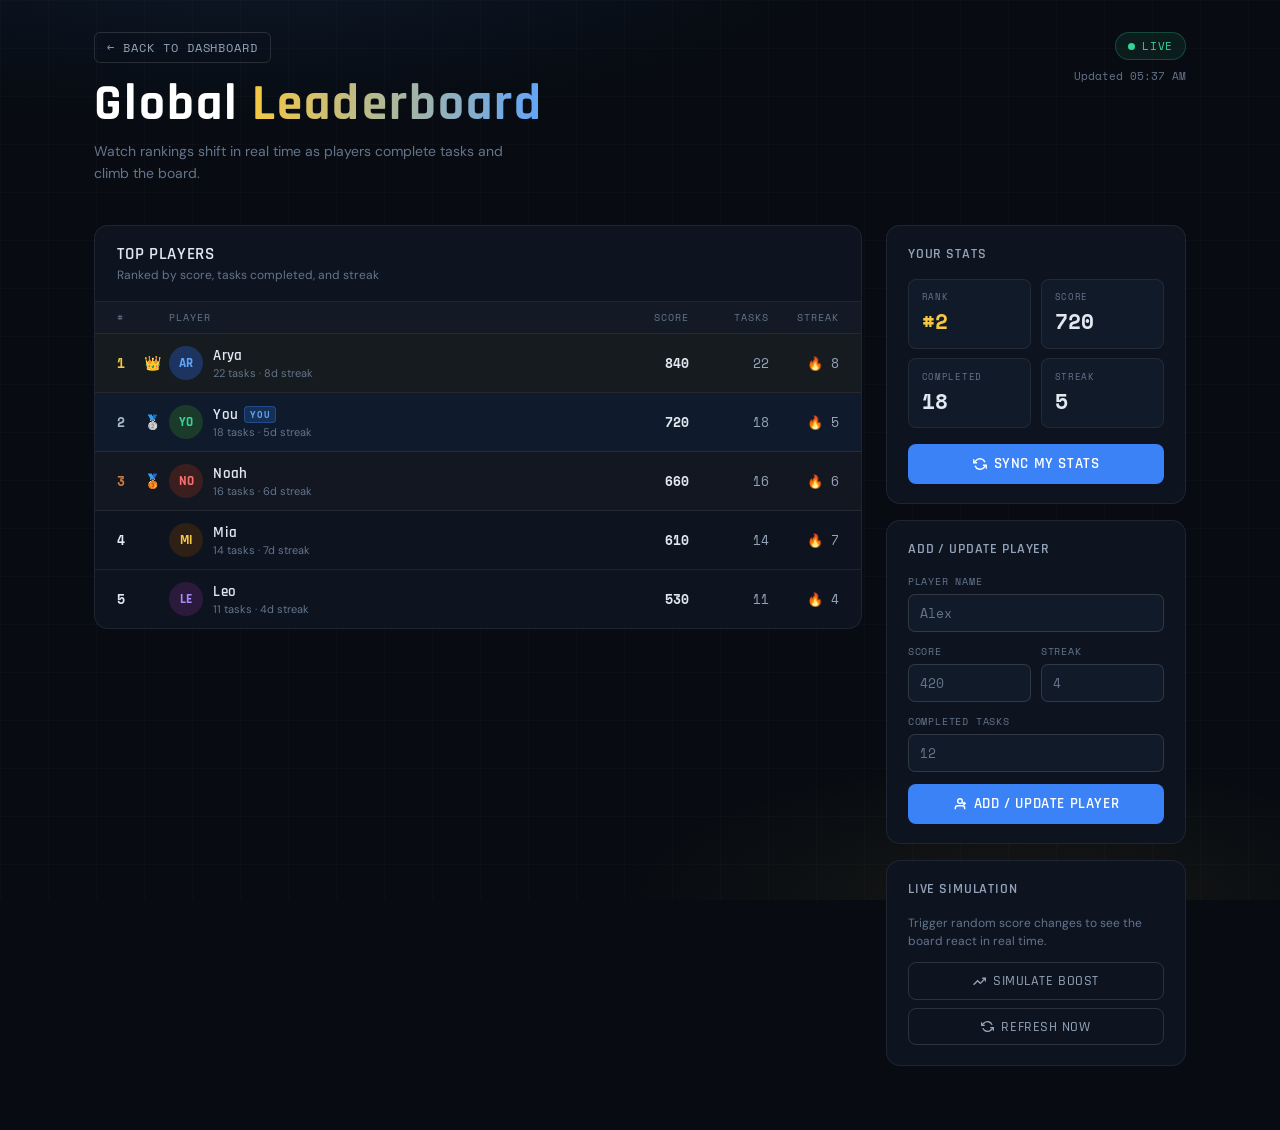
<file: leaderboard.html>
<!DOCTYPE html>
<html lang="en">
<head>
  <meta charset="UTF-8" />
  <meta name="viewport" content="width=device-width, initial-scale=1.0" />
  <title>Global Leaderboard • TaskQuest</title>
  <link rel="preconnect" href="https://fonts.googleapis.com" />
  <link rel="preconnect" href="https://fonts.gstatic.com" crossorigin />
  <link href="https://fonts.googleapis.com/css2?family=Rajdhani:wght@400;500;600;700&family=Space+Mono:wght@400;700&family=DM+Sans:wght@300;400;500&display=swap" rel="stylesheet" />
  <style>
    *, *::before, *::after { box-sizing: border-box; margin: 0; padding: 0; }

    :root {
      --bg:        #080c12;
      --surface:   #0d1420;
      --surface2:  #111a28;
      --border:    rgba(255,255,255,0.07);
      --border2:   rgba(255,255,255,0.13);
      --gold:      #f5c842;
      --gold-dim:  #c99e28;
      --silver:    #a8b8cc;
      --bronze:    #c97d44;
      --accent:    #3b82f6;
      --accent2:   #60a5fa;
      --green:     #34d399;
      --red:       #f87171;
      --text:      #e2e8f0;
      --text-dim:  #64748b;
      --text-mid:  #94a3b8;
      --font-head: 'Rajdhani', sans-serif;
      --font-mono: 'Space Mono', monospace;
      --font-body: 'DM Sans', sans-serif;
    }

    html { scroll-behavior: smooth; }

    body {
      background: var(--bg);
      color: var(--text);
      font-family: var(--font-body);
      font-size: 15px;
      min-height: 100vh;
      overflow-x: hidden;
    }

    /* ── BACKGROUND ── */
    body::before {
      content: '';
      position: fixed; inset: 0; z-index: 0;
      background:
        radial-gradient(ellipse 80% 40% at 20% -10%, rgba(59,130,246,0.12) 0%, transparent 60%),
        radial-gradient(ellipse 60% 30% at 80% 100%, rgba(245,200,66,0.06) 0%, transparent 55%);
      pointer-events: none;
    }

    .grid-lines {
      position: fixed; inset: 0; z-index: 0;
      background-image:
        linear-gradient(rgba(255,255,255,0.018) 1px, transparent 1px),
        linear-gradient(90deg, rgba(255,255,255,0.018) 1px, transparent 1px);
      background-size: 48px 48px;
      pointer-events: none;
    }

    /* ── LAYOUT ── */
    .page {
      position: relative; z-index: 1;
      max-width: 1140px;
      margin: 0 auto;
      padding: 2rem 1.5rem 4rem;
    }

    /* ── HEADER ── */
    .site-header {
      display: flex;
      align-items: flex-start;
      justify-content: space-between;
      flex-wrap: wrap;
      gap: 1.5rem;
      margin-bottom: 2.5rem;
    }

    .back-link {
      display: inline-flex;
      align-items: center;
      gap: 6px;
      font-size: 12px;
      font-family: var(--font-mono);
      text-transform: uppercase;
      letter-spacing: 0.08em;
      color: var(--text-mid);
      text-decoration: none;
      padding: 6px 12px;
      border: 1px solid var(--border2);
      border-radius: 6px;
      transition: color .2s, border-color .2s;
      margin-bottom: 1rem;
      width: fit-content;
    }
    .back-link:hover { color: var(--accent2); border-color: var(--accent); }

    .header-title h1 {
      font-family: var(--font-head);
      font-size: clamp(2rem, 5vw, 3.2rem);
      font-weight: 700;
      letter-spacing: 0.04em;
      line-height: 1;
      color: #fff;
    }
    .header-title h1 span {
      background: linear-gradient(90deg, var(--gold), var(--accent2));
      -webkit-background-clip: text;
      -webkit-text-fill-color: transparent;
      background-clip: text;
    }
    .header-title p {
      margin-top: .6rem;
      font-size: 14px;
      color: var(--text-dim);
      max-width: 440px;
      line-height: 1.6;
    }

    .header-meta {
      display: flex;
      flex-direction: column;
      align-items: flex-end;
      gap: .5rem;
    }

    .live-badge {
      display: inline-flex;
      align-items: center;
      gap: 7px;
      font-family: var(--font-mono);
      font-size: 11px;
      letter-spacing: .06em;
      text-transform: uppercase;
      background: rgba(52,211,153,.08);
      color: var(--green);
      border: 1px solid rgba(52,211,153,.25);
      border-radius: 20px;
      padding: 5px 12px;
    }
    .live-dot {
      width: 7px; height: 7px;
      background: var(--green);
      border-radius: 50%;
      animation: pulse 1.8s ease-in-out infinite;
    }
    @keyframes pulse {
      0%,100% { opacity: 1; transform: scale(1); }
      50%      { opacity: .4; transform: scale(.7); }
    }

    .last-updated {
      font-family: var(--font-mono);
      font-size: 11px;
      color: var(--text-dim);
    }

    /* ── MAIN GRID ── */
    .main-grid {
      display: grid;
      grid-template-columns: 1fr 300px;
      gap: 1.5rem;
      align-items: start;
    }
    @media (max-width: 820px) {
      .main-grid { grid-template-columns: 1fr; }
    }

    /* ── GLASS CARD ── */
    .card {
      background: var(--surface);
      border: 1px solid var(--border);
      border-radius: 14px;
      overflow: hidden;
    }
    .card-header {
      padding: 1.1rem 1.4rem;
      border-bottom: 1px solid var(--border);
      display: flex;
      align-items: center;
      justify-content: space-between;
    }
    .card-header h2 {
      font-family: var(--font-head);
      font-size: 1.05rem;
      font-weight: 600;
      letter-spacing: .04em;
      text-transform: uppercase;
      color: var(--text);
    }
    .card-header p {
      font-size: 12px;
      color: var(--text-dim);
      margin-top: 2px;
    }

    /* ── LEADERBOARD TABLE HEADER ── */
    .lb-col-heads {
      display: grid;
      grid-template-columns: 52px 1fr 80px 80px 70px;
      padding: .5rem 1.4rem;
      background: rgba(255,255,255,0.025);
      border-bottom: 1px solid var(--border);
    }
    .lb-col-heads span {
      font-family: var(--font-mono);
      font-size: 10px;
      text-transform: uppercase;
      letter-spacing: .1em;
      color: var(--text-dim);
    }
    .lb-col-heads .col-r { text-align: right; }

    /* ── LEADERBOARD ROWS ── */
    #leaderboardBody {
      display: flex;
      flex-direction: column;
    }

    .lb-row {
      display: grid;
      grid-template-columns: 52px 1fr 80px 80px 70px;
      align-items: center;
      padding: .75rem 1.4rem;
      border-bottom: 1px solid var(--border);
      transition: background .15s;
      animation: rowIn .35s ease both;
    }
    @keyframes rowIn {
      from { opacity: 0; transform: translateX(-8px); }
      to   { opacity: 1; transform: translateX(0); }
    }
    .lb-row:last-child { border-bottom: none; }
    .lb-row:hover { background: rgba(255,255,255,0.03); }

    /* rank-1/2/3 accents */
    .lb-row.r1 { background: rgba(245,200,66,.04); }
    .lb-row.r1:hover { background: rgba(245,200,66,.07); }
    .lb-row.r2 { background: rgba(168,184,204,.03); }
    .lb-row.r3 { background: rgba(201,125,68,.03); }

    .lb-row.is-me {
      background: rgba(59,130,246,.06);
      border-color: rgba(59,130,246,.2);
    }
    .lb-row.is-me:hover { background: rgba(59,130,246,.09); }

    /* rank cell */
    .cell-rank {
      font-family: var(--font-mono);
      font-size: 13px;
      font-weight: 700;
      display: flex;
      align-items: center;
      gap: 5px;
    }
    .rank-num { min-width: 22px; }
    .crown { font-size: 14px; }
    .cell-rank.r1 .rank-num { color: var(--gold); }
    .cell-rank.r2 .rank-num { color: var(--silver); }
    .cell-rank.r3 .rank-num { color: var(--bronze); }

    /* avatar + name */
    .cell-player { display: flex; align-items: center; gap: 10px; min-width: 0; }
    .avatar {
      width: 34px; height: 34px; border-radius: 50%;
      display: flex; align-items: center; justify-content: center;
      font-family: var(--font-head);
      font-weight: 700; font-size: 13px;
      flex-shrink: 0;
    }
    .player-name {
      font-family: var(--font-head);
      font-size: .95rem;
      font-weight: 600;
      letter-spacing: .02em;
      white-space: nowrap; overflow: hidden; text-overflow: ellipsis;
    }
    .player-sub {
      font-size: 11px;
      color: var(--text-dim);
      margin-top: 1px;
    }
    .me-tag {
      display: inline-block;
      font-family: var(--font-mono);
      font-size: 9px;
      text-transform: uppercase;
      letter-spacing: .07em;
      background: rgba(59,130,246,.2);
      color: var(--accent2);
      border: 1px solid rgba(59,130,246,.35);
      border-radius: 4px;
      padding: 1px 5px;
      margin-left: 6px;
      vertical-align: middle;
    }

    /* numeric cells */
    .cell-score, .cell-completed, .cell-streak {
      text-align: right;
      font-family: var(--font-mono);
      font-size: 13px;
    }
    .cell-score { color: var(--text); font-weight: 700; }
    .cell-completed { color: var(--text-mid); }
    .cell-streak { color: var(--text-mid); }
    .streak-fire { font-size: 12px; }

    /* score delta flash */
    .score-up {
      color: var(--green) !important;
      animation: flashUp .7s ease;
    }
    @keyframes flashUp {
      0%   { color: var(--green); }
      100% { color: var(--text); }
    }

    /* ── SIDEBAR ── */
    .sidebar { display: flex; flex-direction: column; gap: 1rem; }

    /* my-rank card */
    .my-rank-card {
      background: var(--surface);
      border: 1px solid var(--border);
      border-radius: 14px;
      padding: 1.2rem 1.3rem;
    }
    .my-rank-card h3 {
      font-family: var(--font-head);
      font-size: .9rem;
      font-weight: 600;
      letter-spacing: .06em;
      text-transform: uppercase;
      color: var(--text-mid);
      margin-bottom: 1rem;
    }
    .stat-grid {
      display: grid;
      grid-template-columns: 1fr 1fr;
      gap: .6rem;
      margin-bottom: 1rem;
    }
    .stat-box {
      background: var(--surface2);
      border: 1px solid var(--border);
      border-radius: 8px;
      padding: .65rem .8rem;
    }
    .stat-label {
      font-family: var(--font-mono);
      font-size: 9px;
      text-transform: uppercase;
      letter-spacing: .08em;
      color: var(--text-dim);
      margin-bottom: 3px;
    }
    .stat-value {
      font-family: var(--font-mono);
      font-size: 1.3rem;
      font-weight: 700;
      color: var(--text);
    }
    .stat-box.rank-box .stat-value { color: var(--gold); }

    /* ── BUTTONS ── */
    .btn-primary {
      width: 100%;
      padding: .65rem 1rem;
      background: var(--accent);
      color: #fff;
      font-family: var(--font-head);
      font-size: .95rem;
      font-weight: 600;
      letter-spacing: .04em;
      text-transform: uppercase;
      border: none;
      border-radius: 8px;
      cursor: pointer;
      display: flex;
      align-items: center;
      justify-content: center;
      gap: 7px;
      transition: background .15s, transform .1s;
    }
    .btn-primary:hover { background: #2563eb; }
    .btn-primary:active { transform: scale(.98); }

    .btn-secondary {
      width: 100%;
      padding: .55rem 1rem;
      background: transparent;
      color: var(--text-mid);
      font-family: var(--font-head);
      font-size: .88rem;
      font-weight: 500;
      letter-spacing: .04em;
      text-transform: uppercase;
      border: 1px solid var(--border2);
      border-radius: 8px;
      cursor: pointer;
      display: flex;
      align-items: center;
      justify-content: center;
      gap: 7px;
      transition: border-color .15s, color .15s, background .15s;
    }
    .btn-secondary:hover {
      border-color: var(--accent);
      color: var(--accent2);
      background: rgba(59,130,246,.05);
    }
    .btn-secondary:active { transform: scale(.98); }

    /* ── SIDEBAR SECTIONS ── */
    .side-section {
      background: var(--surface);
      border: 1px solid var(--border);
      border-radius: 14px;
      padding: 1.2rem 1.3rem;
    }
    .side-section h3 {
      font-family: var(--font-head);
      font-size: .9rem;
      font-weight: 600;
      letter-spacing: .06em;
      text-transform: uppercase;
      color: var(--text-mid);
      margin-bottom: 1rem;
    }

    /* ── FORM ── */
    .field { margin-bottom: .75rem; }
    .field label {
      display: block;
      font-family: var(--font-mono);
      font-size: 10px;
      text-transform: uppercase;
      letter-spacing: .08em;
      color: var(--text-dim);
      margin-bottom: 5px;
    }
    .field input {
      width: 100%;
      background: var(--surface2);
      border: 1px solid var(--border2);
      border-radius: 7px;
      color: var(--text);
      font-family: var(--font-mono);
      font-size: 13px;
      padding: .5rem .7rem;
      outline: none;
      transition: border-color .15s;
    }
    .field input:focus { border-color: var(--accent); }
    .field input::placeholder { color: var(--text-dim); }
    .field input.invalid { border-color: var(--red); }
    .form-grid { display: grid; grid-template-columns: 1fr 1fr; gap: .6rem; }

    /* ── SIM BUTTONS ── */
    .sim-btns { display: flex; flex-direction: column; gap: .5rem; }
    .sim-desc {
      font-size: 12px;
      color: var(--text-dim);
      line-height: 1.5;
      margin-bottom: .75rem;
    }

    /* ── TOAST ── */
    #toast {
      position: fixed;
      bottom: 1.5rem; right: 1.5rem;
      background: var(--surface2);
      border: 1px solid var(--border2);
      border-radius: 10px;
      padding: .7rem 1.1rem;
      font-size: 13px;
      color: var(--text);
      font-family: var(--font-mono);
      display: flex;
      align-items: center;
      gap: 8px;
      z-index: 999;
      opacity: 0;
      transform: translateY(12px);
      transition: opacity .25s, transform .25s;
      pointer-events: none;
    }
    #toast.show { opacity: 1; transform: translateY(0); }
    #toast.success { border-color: rgba(52,211,153,.4); color: var(--green); }
    #toast.error   { border-color: rgba(248,113,113,.4); color: var(--red); }

    /* ── EMPTY STATE ── */
    .lb-empty {
      padding: 3rem 1.4rem;
      text-align: center;
      color: var(--text-dim);
      font-size: 13px;
      font-family: var(--font-mono);
    }

    /* ── SCROLLBAR ── */
    ::-webkit-scrollbar { width: 6px; }
    ::-webkit-scrollbar-track { background: transparent; }
    ::-webkit-scrollbar-thumb { background: rgba(255,255,255,.1); border-radius: 3px; }

    /* ── RESPONSIVE ── */
    @media (max-width: 480px) {
      .lb-col-heads { grid-template-columns: 44px 1fr 70px 60px; }
      .lb-row { grid-template-columns: 44px 1fr 70px 60px; }
      .cell-streak, .lb-col-heads .head-streak { display: none; }
      .header-meta { align-items: flex-start; }
    }
  </style>
</head>
<body>
<div class="grid-lines" aria-hidden="true"></div>

<div class="page">

  <!-- HEADER -->
  <header class="site-header">
    <div class="header-title">
      <a href="index.html" class="back-link">← Back to Dashboard</a>
      <h1>Global <span>Leaderboard</span></h1>
      <p>Watch rankings shift in real time as players complete tasks and climb the board.</p>
    </div>

    <div class="header-meta">
      <span class="live-badge">
        <span class="live-dot" aria-hidden="true"></span>
        Live
      </span>
      <span class="last-updated" id="lastUpdatedText">Updated just now</span>
    </div>
  </header>

  <!-- MAIN GRID -->
  <div class="main-grid">

    <!-- LEADERBOARD PANEL -->
    <section class="card" aria-labelledby="lbHeading">
      <div class="card-header">
        <div>
          <h2 id="lbHeading">Top Players</h2>
          <p>Ranked by score, tasks completed, and streak</p>
        </div>
      </div>

      <div class="lb-col-heads" aria-hidden="true">
        <span>#</span>
        <span>Player</span>
        <span class="col-r">Score</span>
        <span class="col-r">Tasks</span>
        <span class="col-r head-streak">Streak</span>
      </div>

      <div id="leaderboardBody" role="list" aria-live="polite" aria-label="Leaderboard rankings"></div>
    </section>

    <!-- SIDEBAR -->
    <aside class="sidebar">

      <!-- MY RANK -->
      <div class="my-rank-card" aria-labelledby="myRankHeading">
        <h3 id="myRankHeading">Your Stats</h3>
        <div class="stat-grid">
          <div class="stat-box rank-box">
            <div class="stat-label">Rank</div>
            <div class="stat-value" id="myRank">—</div>
          </div>
          <div class="stat-box">
            <div class="stat-label">Score</div>
            <div class="stat-value" id="myScore">—</div>
          </div>
          <div class="stat-box">
            <div class="stat-label">Completed</div>
            <div class="stat-value" id="myCompleted">—</div>
          </div>
          <div class="stat-box">
            <div class="stat-label">Streak</div>
            <div class="stat-value" id="myStreak">—</div>
          </div>
        </div>
        <button id="syncStatsBtn" class="btn-primary" type="button" aria-label="Sync my stats from TaskQuest">
          <svg width="14" height="14" viewBox="0 0 24 24" fill="none" stroke="currentColor" stroke-width="2.5" aria-hidden="true"><path d="M1 4v6h6"/><path d="M23 20v-6h-6"/><path d="M20.49 9A9 9 0 0 0 5.64 5.64L1 10m22 4l-4.64 4.36A9 9 0 0 1 3.51 15"/></svg>
          Sync My Stats
        </button>
      </div>

      <!-- ADD PLAYER -->
      <div class="side-section">
        <h3>Add / Update Player</h3>
        <form id="playerForm" novalidate>
          <div class="field">
            <label for="playerNameInput">Player name</label>
            <input id="playerNameInput" type="text" placeholder="Alex" maxlength="30" required autocomplete="off" />
          </div>
          <div class="form-grid">
            <div class="field">
              <label for="playerScoreInput">Score</label>
              <input id="playerScoreInput" type="number" min="0" placeholder="420" required />
            </div>
            <div class="field">
              <label for="playerStreakInput">Streak</label>
              <input id="playerStreakInput" type="number" min="0" placeholder="4" required />
            </div>
          </div>
          <div class="field">
            <label for="playerCompletedInput">Completed tasks</label>
            <input id="playerCompletedInput" type="number" min="0" placeholder="12" required />
          </div>
          <button id="addPlayerBtn" class="btn-primary" type="submit">
            <svg width="14" height="14" viewBox="0 0 24 24" fill="none" stroke="currentColor" stroke-width="2.5" aria-hidden="true"><path d="M20 21v-2a4 4 0 0 0-4-4H8a4 4 0 0 0-4 4v2"/><circle cx="12" cy="7" r="4"/><line x1="19" y1="8" x2="19" y2="14"/><line x1="22" y1="11" x2="16" y2="11"/></svg>
            Add / Update Player
          </button>
        </form>
      </div>

      <!-- SIM -->
      <div class="side-section">
        <h3>Live Simulation</h3>
        <p class="sim-desc">Trigger random score changes to see the board react in real time.</p>
        <div class="sim-btns">
          <button id="randomBoostBtn" class="btn-secondary" type="button">
            <svg width="13" height="13" viewBox="0 0 24 24" fill="none" stroke="currentColor" stroke-width="2.5" aria-hidden="true"><polyline points="23 6 13.5 15.5 8.5 10.5 1 18"/><polyline points="17 6 23 6 23 12"/></svg>
            Simulate Boost
          </button>
          <button id="refreshBtn" class="btn-secondary" type="button">
            <svg width="13" height="13" viewBox="0 0 24 24" fill="none" stroke="currentColor" stroke-width="2.5" aria-hidden="true"><path d="M1 4v6h6"/><path d="M23 20v-6h-6"/><path d="M20.49 9A9 9 0 0 0 5.64 5.64L1 10m22 4l-4.64 4.36A9 9 0 0 1 3.51 15"/></svg>
            Refresh Now
          </button>
        </div>
      </div>

    </aside>
  </div>
</div>

<!-- TOAST -->
<div id="toast" role="status" aria-live="polite"></div>

<script src="leaderboard.js"></script>
</body>
</html>
</file>
